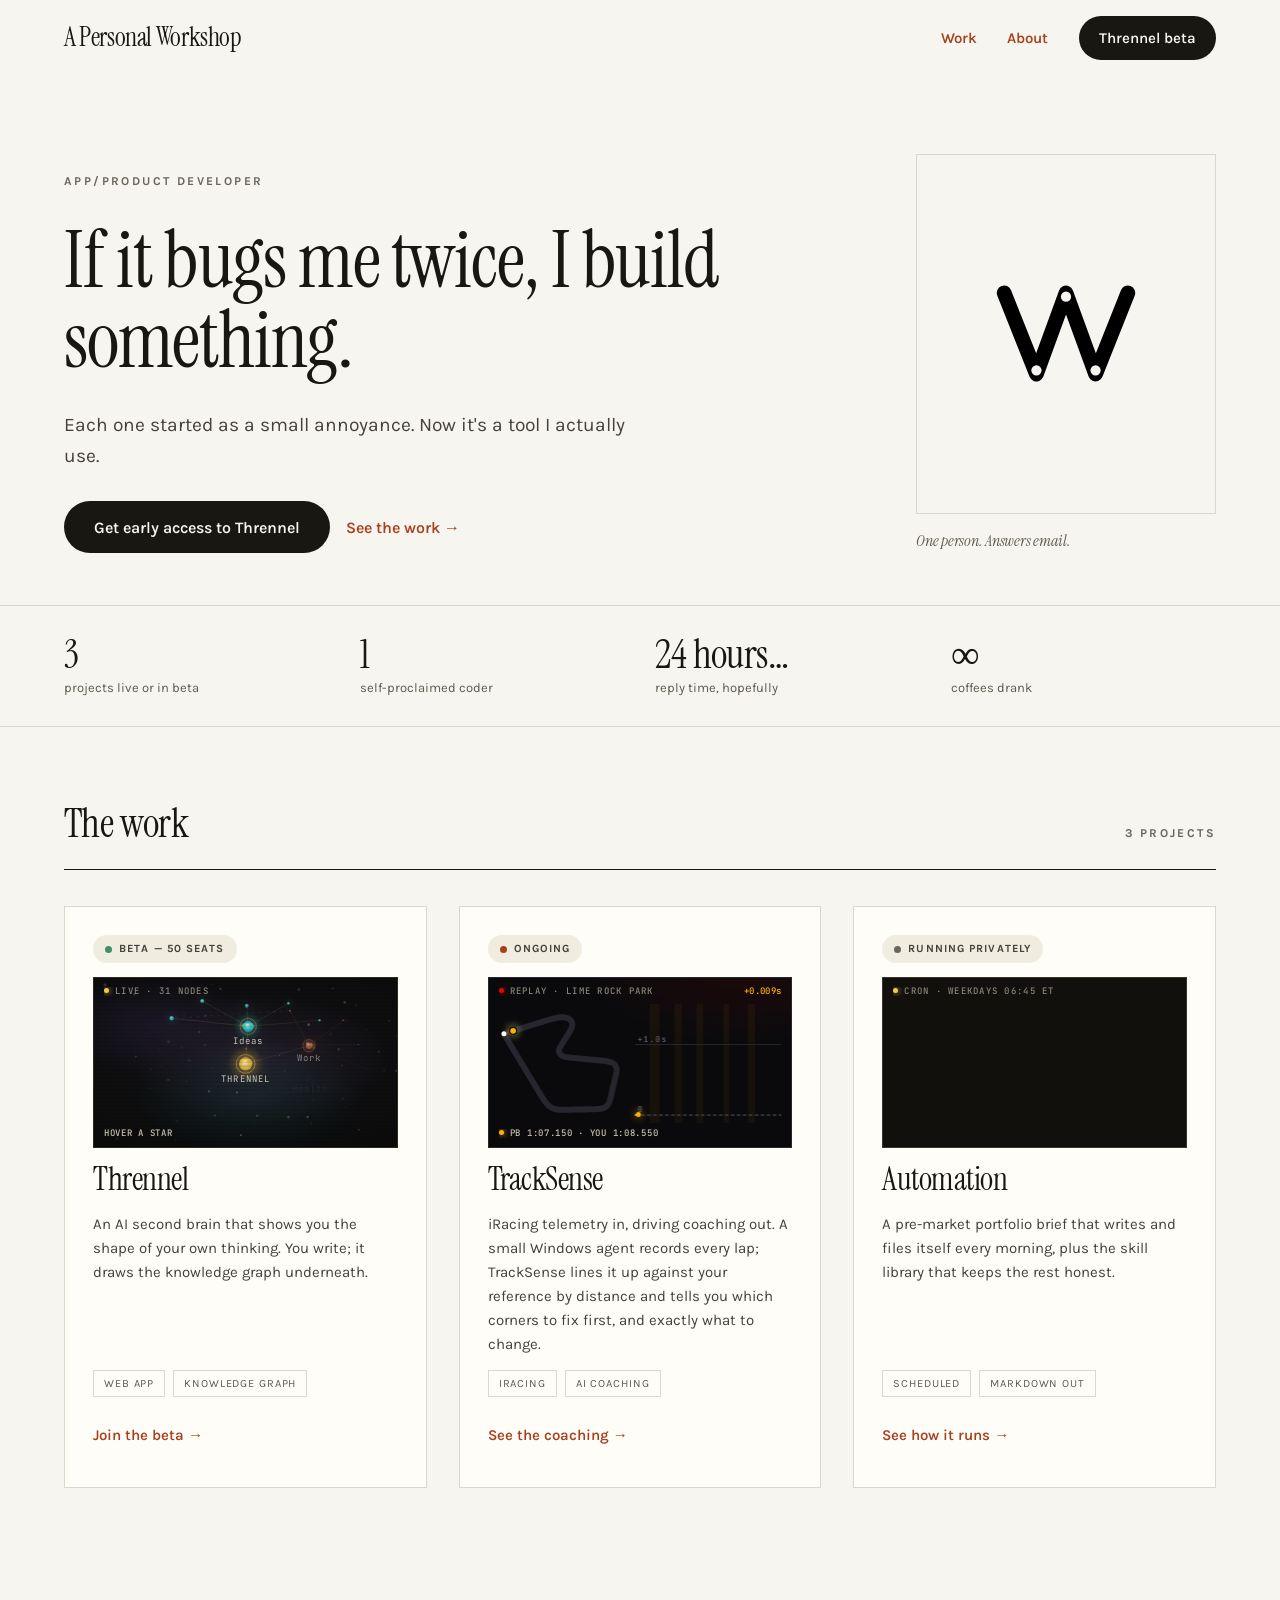
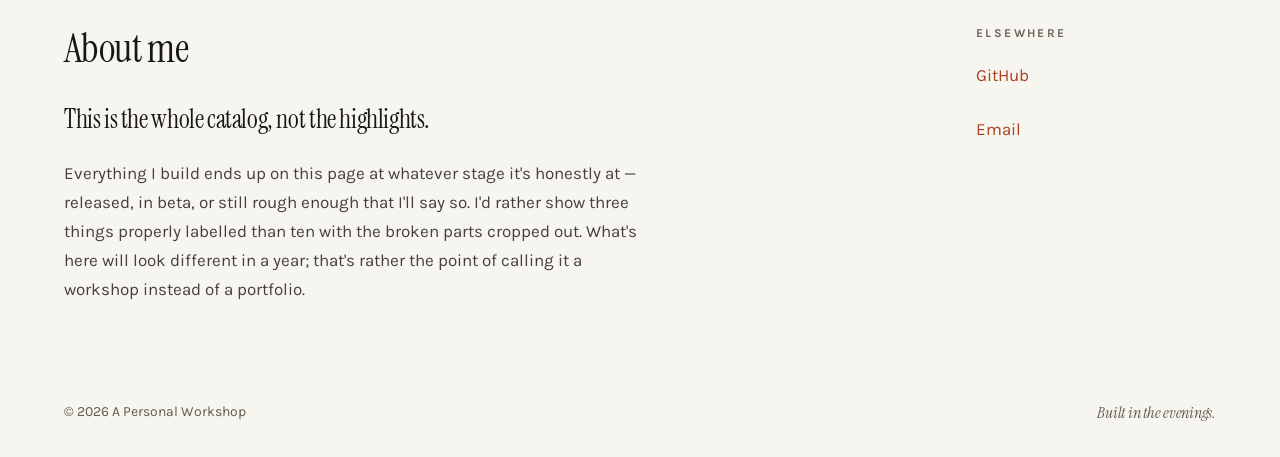
<file: index.html>
<!doctype html>
<html lang="en">
<head>
<meta charset="utf-8">
<meta name="viewport" content="width=device-width, initial-scale=1">
<title>A Personal Workshop — projects</title>
<meta name="description" content="A workshop, not a portfolio: everything I build, at whatever stage it's honestly at. Thrennel, TrackSense, and the automation that writes my morning brief.">
<meta name="theme-color" content="#f7f5ef">

<!-- Link previews need absolute URLs, so these three carry the domain. -->
<link rel="canonical" href="https://bugsmetwice.com/">
<meta property="og:type" content="website">
<meta property="og:site_name" content="A Personal Workshop">
<meta property="og:title" content="A Personal Workshop">
<meta property="og:description" content="Everything I build, at whatever stage it's honestly at. Thrennel, TrackSense, and the automation that writes my morning brief.">
<meta property="og:url" content="https://bugsmetwice.com/">
<meta property="og:image" content="https://bugsmetwice.com/og-image.png">
<meta property="og:image:width" content="1200">
<meta property="og:image:height" content="630">
<meta property="og:image:alt" content="A Personal Workshop — If it bugs me twice, I build something.">
<meta name="twitter:card" content="summary_large_image">

<link rel="icon" href="./mark-rule_2.svg" type="image/svg+xml">
<link rel="apple-touch-icon" href="./icon-180.png">

<link rel="preconnect" href="https://fonts.googleapis.com">
<link rel="preconnect" href="https://fonts.gstatic.com" crossorigin>
<link href="https://fonts.googleapis.com/css2?family=Instrument+Serif:ital@0;1&family=Karla:wght@400;500;600;700&family=JetBrains+Mono:wght@400;500&display=swap" rel="stylesheet">

<style>
/* ============================================================
   TOKENS
   ============================================================ */
:root {
  --ground:      #f7f5ef;
  --ground-card: #fffdf8;
  --ground-sink: #efece2;
  --ink:         #191712;
  --ink-body:    #45413a;
  --ink-muted:   #5f5a4e;
  --ink-faint:   #6b665b;   /* 5:1 on --ground; do not lighten */
  --rule:        #ddd7ca;
  --accent:      #a8401d;
  --accent-lift: #e0743f;   /* accent for use ON dark only */
  --on-dark:     #f7f5ef;
  --on-dark-dim: #c9c3b5;
  --dark-rule:   #4a453a;
  --dark-sink:   #221f18;

  --gutter: clamp(20px, 5vw, 72px);
  --section-y: clamp(40px, 5vw, 72px);

  --ease: cubic-bezier(0.22, 0.61, 0.36, 1);
  --reveal-dur: 720ms;
}

/* ============================================================
   BASE
   ============================================================ */
*, *::before, *::after { box-sizing: border-box; }

html { scroll-behavior: smooth; }

body {
  margin: 0;
  background: var(--ground);
  color: var(--ink);
  font-family: "Karla", "Helvetica Neue", Helvetica, sans-serif;
  font-size: 16px;
  line-height: 1.6;
  -webkit-font-smoothing: antialiased;
  text-rendering: optimizeLegibility;
}

h1, h2, h3, .serif {
  font-family: "Instrument Serif", Georgia, "Times New Roman", serif;
  font-weight: 400;
  letter-spacing: -0.015em;
}

a { color: var(--accent); text-decoration: none; }
a:hover { color: #7d2f14; }

:focus-visible {
  outline: 2px solid var(--accent);
  outline-offset: 3px;
}

button { font: inherit; cursor: pointer; }

.skip {
  position: absolute; left: -9999px; top: 0;
  background: var(--ink); color: var(--on-dark);
  padding: 12px 18px; z-index: 100;
}
.skip:focus { left: 8px; top: 8px; color: var(--on-dark); }

.kicker {
  font-size: 12px;
  letter-spacing: 0.2em;
  font-weight: 700;
  color: var(--ink-faint);
  text-transform: uppercase;
}

.pad { padding-inline: var(--gutter); }

/* ============================================================
   SCROLL REVEAL
   Sections fade + rise once, staggered by child index.
   ============================================================ */
.reveal > * {
  opacity: 0;
  transform: translateY(22px);
  transition:
    opacity var(--reveal-dur) var(--ease),
    transform var(--reveal-dur) var(--ease);
  transition-delay: calc(var(--i, 0) * 90ms);
}
.reveal.in > * { opacity: 1; transform: none; }

@media (prefers-reduced-motion: reduce) {
  html { scroll-behavior: auto; }
  .reveal > * { opacity: 1; transform: none; transition: none; }
  .bar { transition: none !important; }
}

/* ============================================================
   HEADER
   ============================================================ */
.site-header {
  position: sticky; top: 0; z-index: 20;
  display: flex; flex-wrap: wrap; gap: 24px;
  align-items: center; justify-content: space-between;
  padding: 16px var(--gutter);
  background: color-mix(in srgb, var(--ground) 86%, transparent);
  backdrop-filter: blur(10px);
  border-bottom: 1px solid transparent;
  transition: border-color 260ms var(--ease), padding 260ms var(--ease);
}
.site-header.stuck {
  border-bottom-color: var(--rule);
  padding-block: 10px;
}
.wordmark { font-size: clamp(20px, 2.4vw, 26px); color: var(--ink); }
.site-nav { display: flex; align-items: center; gap: clamp(14px, 2.4vw, 32px); }
.site-nav a {
  font-size: 15px; font-weight: 600;
  min-height: 44px; display: inline-flex; align-items: center;
}
.btn {
  display: inline-flex; align-items: center; justify-content: center;
  min-height: 52px; padding: 0 30px;
  background: var(--ink); color: var(--on-dark);
  font-size: 16px; font-weight: 600;
  border: 0; border-radius: 999px;
  transition: transform 200ms var(--ease), background 200ms var(--ease);
}
.btn:hover { color: var(--on-dark); transform: translateY(-2px); }
.btn--sm { min-height: 44px; padding: 0 20px; font-size: 15px; }
.btn--accent { background: var(--accent-lift); color: var(--ink); }
.btn--accent:hover { color: var(--ink); }

/* ============================================================
   HERO
   ============================================================ */
.hero {
  display: flex; flex-wrap: wrap; align-items: flex-end;
  gap: clamp(32px, 5vw, 72px);
  padding: clamp(40px, 6vw, 88px) var(--gutter) clamp(32px, 4vw, 56px);
  border-bottom: 1px solid var(--rule);
}
.hero__text { flex: 1 1 440px; display: flex; flex-direction: column; gap: clamp(20px, 2.4vw, 30px); }
.hero h1 { margin: 0; font-size: clamp(38px, 6.2vw, 82px); line-height: 1.0; text-wrap: pretty; }
.hero__lede { margin: 0; font-size: clamp(17px, 1.5vw, 20px); color: var(--ink-body); max-width: 52ch; }
.hero__cta { display: flex; flex-wrap: wrap; gap: 16px; align-items: center; }
.hero__aside { flex: 0 1 300px; min-width: 240px; display: flex; flex-direction: column; gap: 14px; }

.frame {
  border: 1px solid var(--rule);
  background: var(--ground-sink);
  display: grid; place-items: center;
  font-size: 11px; letter-spacing: 0.1em;
  color: var(--ink-faint);
  overflow: hidden;
}
.frame img { width: 100%; height: 100%; object-fit: cover; display: block; }
.frame--portrait { aspect-ratio: 5 / 6; }
/* the mark sits on the page ground so its punched rivet holes (#f7f5ef) read as holes */
.frame--logo { background: var(--ground); }
.frame--logo img { width: 58%; height: auto; object-fit: contain; }
.frame--shot { aspect-ratio: 16 / 9; }

/* Thrennel card: a live port of the app's constellation, on the app's own near-black */
.frame--graph {
  position: relative;
  display: block;
  background: radial-gradient(120% 95% at 50% 46%, #141416, #0a0a0b 72%);
  border-color: #2b2821;
}
.frame--graph canvas { position: absolute; inset: 0; width: 100%; height: 100%; display: block; }
.frame--graph::after {
  content: ""; position: absolute; inset: 0; pointer-events: none;
  background: repeating-linear-gradient(0deg, rgba(0, 0, 0, 0.12) 0 1px, transparent 2px 4px);
}
.graph-hud {
  position: absolute; left: 10px; right: 10px; z-index: 1;
  font: 500 9px/1 "JetBrains Mono", Consolas, monospace;
  letter-spacing: 0.14em; color: #8a8578;
  white-space: nowrap; overflow: hidden; text-overflow: ellipsis;
  pointer-events: none;
}
.graph-hud--top { top: 9px; }
.graph-hud--foot { bottom: 9px; color: #c9c2b0; letter-spacing: 0.08em; }
.graph-hud i {
  display: inline-block; width: 5px; height: 5px; margin-right: 6px;
  border-radius: 50%; vertical-align: 1px;
  background: #f5c84b; box-shadow: 0 0 6px currentColor;
}
.graph-hud--top i { color: #f5c84b; animation: tgBlink 1.6s ease-in-out infinite; }
@keyframes tgBlink { 0%, 100% { opacity: 0.25; } 50% { opacity: 1; } }
@media (prefers-reduced-motion: reduce) { .graph-hud--top i { animation: none; } }
.graph-hud--right { left: auto; color: #ffb300; letter-spacing: 0.04em; }

/* Lap-time card: TrackSense's carbon panel, race red glow, no scanlines */
.frame--lap {
  background: radial-gradient(90% 80% at 85% -10%, rgba(225, 6, 0, 0.1), transparent 60%), #0a0a0c;
  border-color: #26262f;
}
.frame--lap::after { display: none; }
.frame--lap .graph-hud--top i { background: #e10600; color: #e10600; }

/* ============================================================
   PROOF ROW
   ============================================================ */
.proof {
  display: grid;
  grid-template-columns: repeat(auto-fit, minmax(180px, 1fr));
  gap: clamp(16px, 2.4vw, 32px);
  padding: clamp(20px, 2.4vw, 28px) var(--gutter);
  border-bottom: 1px solid var(--rule);
}
.proof__item { display: flex; flex-direction: column; gap: 4px; }
.proof__n { font-size: clamp(30px, 3.4vw, 40px); line-height: 1; }
.proof__l { font-size: 13px; color: var(--ink-muted); }

/* ============================================================
   WORK
   ============================================================ */
.section { padding: var(--section-y) var(--gutter); }
.section__head {
  display: flex; flex-wrap: wrap; gap: 24px;
  align-items: baseline; justify-content: space-between;
  padding-bottom: 14px; border-bottom: 1px solid var(--ink);
  margin-bottom: clamp(24px, 3vw, 36px);
}
.section__head h2 { margin: 0; font-size: clamp(28px, 3.4vw, 40px); }

.cards {
  display: grid;
  grid-template-columns: repeat(auto-fit, minmax(290px, 1fr));
  gap: clamp(20px, 2.6vw, 32px);
}
.card {
  display: flex; flex-direction: column; gap: 14px;
  padding: clamp(20px, 2.2vw, 28px);
  background: var(--ground-card);
  border: 1px solid var(--rule);
  transition: transform 300ms var(--ease), box-shadow 300ms var(--ease);
}
.card:hover { transform: translateY(-4px); box-shadow: 0 14px 34px -22px rgba(25, 23, 18, 0.45); }
.card h3 { margin: 0; font-size: clamp(26px, 2.6vw, 32px); line-height: 1.1; }
.card__blurb { margin: 0; font-size: 15px; color: var(--ink-body); flex-grow: 1; }

.badge {
  display: inline-flex; align-items: center; gap: 7px;
  align-self: flex-start;
  padding: 5px 12px; border-radius: 999px;
  background: #f0ece0;
  font-size: 11px; letter-spacing: 0.1em; font-weight: 700;
  color: var(--ink-body); text-transform: uppercase;
}
.badge__dot { width: 7px; height: 7px; border-radius: 999px; }

.tags { display: flex; flex-wrap: wrap; gap: 8px; }
.tag {
  padding: 4px 10px; border: 1px solid var(--rule);
  font-size: 11px; letter-spacing: 0.08em;
  color: var(--ink-muted); text-transform: uppercase;
}
.card__cta { display: inline-flex; align-items: center; min-height: 48px; font-size: 15px; font-weight: 600; }

/* ============================================================
   LAP CHART (dark band)
   ============================================================ */
.band { background: var(--ink); color: var(--on-dark); padding: var(--section-y) var(--gutter); }
.band h2 { margin: 0; font-size: clamp(28px, 3.4vw, 42px); }
.band__head { display: flex; flex-wrap: wrap; gap: 20px; align-items: baseline; justify-content: space-between; }
.band__note { margin: 0; font-size: clamp(16px, 1.4vw, 18px); color: var(--on-dark-dim); max-width: 62ch; }
.stamp {
  padding: 5px 12px; border: 1px solid var(--dark-rule);
  font-size: 11px; letter-spacing: 0.14em; font-weight: 700;
  color: var(--on-dark-dim); text-transform: uppercase;
}

.chart-wrap { display: flex; flex-wrap: wrap; gap: clamp(20px, 3vw, 44px); margin-top: clamp(20px, 2.6vw, 30px); }
.chart { flex: 1 1 400px; display: flex; flex-direction: column; gap: 12px; }
.chart__plot {
  display: flex; align-items: flex-end; gap: clamp(4px, 1vw, 14px);
  height: 200px; padding-bottom: 2px;
  border-bottom: 1px solid var(--dark-rule);
}
.corner {
  flex: 1 1 0; min-width: 0; height: 100%; padding: 0;
  background: none; border: 0;
  display: flex; flex-direction: column; justify-content: flex-end;
}
.bar {
  width: 100%;
  background: var(--dark-rule);
  transition: height 520ms var(--ease), background 200ms var(--ease);
}
.corner:hover .bar { background: #6d6757; }
.corner[aria-pressed="true"] .bar { background: var(--accent-lift); }
.chart__labels { display: flex; gap: clamp(4px, 1vw, 14px); }
.chart__labels span {
  flex: 1 1 0; min-width: 0; text-align: center;
  font-size: 12px; font-weight: 600; color: #a8a294;
  transition: color 200ms var(--ease);
}
.chart__labels span.on { color: var(--accent-lift); }

.readout {
  flex: 1 1 280px;
  padding: clamp(20px, 2.2vw, 28px);
  background: var(--dark-sink); border: 1px solid var(--dark-rule);
  display: flex; flex-direction: column; gap: 14px;
}
.readout__k { font-size: 11px; letter-spacing: 0.16em; font-weight: 700; color: var(--on-dark-dim); text-transform: uppercase; }
.readout__v { font-size: clamp(44px, 5vw, 64px); line-height: 1; color: var(--accent-lift); }
.readout__note { margin: 0; font-size: 15px; color: #ded8c9; min-height: 3.3em; }
.readout__meta {
  display: flex; flex-direction: column; gap: 6px;
  padding-top: 6px; border-top: 1px solid var(--dark-rule);
  font-size: 13px; color: #a8a294;
}

/* ============================================================
   ABOUT / FOOTER
   ============================================================ */

.about { display: flex; flex-wrap: wrap; gap: clamp(28px, 4vw, 72px); align-items: flex-start; }
.about__main { flex: 1 1 440px; display: flex; flex-direction: column; gap: 20px; }
.about__main h2 { margin: 0; font-size: clamp(28px, 3.4vw, 40px); }
.about__pull { margin: 0; font-size: clamp(21px, 2.2vw, 26px); line-height: 1.5; }
.about__body { margin: 0; font-size: clamp(16px, 1.4vw, 17px); line-height: 1.7; color: var(--ink-body); max-width: 58ch; }
.about__links { flex: 0 1 240px; min-width: 200px; display: flex; flex-direction: column; gap: 10px; padding-top: 8px; }
.about__links a { font-size: 17px; min-height: 44px; display: inline-flex; align-items: center; }

/* ============================================================
   APP WINDOWS
   Each app's detail panel is a <dialog class="appwin"> that opens
   over the page instead of stacking under it.
   ============================================================ */
html:has(dialog.appwin[open]) { overflow: hidden; }
dialog.appwin {
  width: min(1200px, calc(100vw - 32px));
  max-width: none;
  max-height: calc(100dvh - 32px);
  margin: auto; padding: 0;
  border: 1px solid var(--dark-rule); border-radius: 14px;
  background: var(--ink); color: var(--on-dark);
  overflow: auto; overscroll-behavior: contain;
  box-shadow: 0 30px 80px -24px rgba(0, 0, 0, 0.6);
  opacity: 0;
  transform: translateY(28px) scale(0.97);
  transition: opacity 260ms var(--ease), transform 260ms var(--ease);
}
dialog.appwin.is-open { opacity: 1; transform: none; }
dialog.appwin:focus, dialog.appwin:focus-visible { outline: none; }   /* the window itself, not its controls */
dialog.appwin::backdrop {
  background: rgba(25, 23, 18, 0);
  backdrop-filter: blur(0);
  transition: background 260ms var(--ease), backdrop-filter 260ms var(--ease);
}
dialog.appwin.is-open::backdrop { background: rgba(25, 23, 18, 0.55); backdrop-filter: blur(4px); }
dialog.appwin .band { padding-top: clamp(24px, 3vw, 40px); }
.appwin__bar {
  position: sticky; top: 0; z-index: 2;
  display: flex; align-items: center; justify-content: space-between; gap: 12px;
  padding: 10px 12px 10px var(--gutter);
  background: color-mix(in srgb, var(--ink) 90%, transparent);
  backdrop-filter: blur(8px);
  border-bottom: 1px solid var(--dark-rule);
}
.appwin__title { font-size: 11px; letter-spacing: 0.2em; font-weight: 700; text-transform: uppercase; color: var(--on-dark-dim); }
.appwin__close {
  width: 40px; height: 40px; flex: none;
  display: grid; place-items: center;
  border: 1px solid var(--dark-rule); border-radius: 50%;
  background: transparent; color: var(--on-dark);
  font-size: 22px; line-height: 1;
}
.appwin__close:hover { background: var(--dark-sink); }
@media (prefers-reduced-motion: reduce) {
  dialog.appwin, dialog.appwin::backdrop { transition: none; }
}
@media (max-width: 640px) {
  dialog.appwin { width: calc(100vw - 16px); max-height: calc(100dvh - 16px); border-radius: 10px; }
}

/* Automation: a run log in plain monospace, and the document it files */
.frame--run { background: #12100c; border-color: #3a3428; display: block; position: relative; }
.rl__log {
  position: absolute; inset: 0;
  padding: 26px 12px 24px;
  overflow: hidden;
  font: 400 10px/1.65 "JetBrains Mono", Consolas, monospace;
  color: #b9b3a5;
  display: flex; flex-direction: column; justify-content: flex-end;
}
.rl__line { white-space: nowrap; overflow: hidden; text-overflow: ellipsis; animation: rlIn 260ms var(--ease) both; }
.rl__t { color: #6b665b; margin-right: 8px; }
.rl__line.is-run { color: #e0d7c2; }
.rl__line.is-ok { color: #52e0a8; }
@keyframes rlIn { from { opacity: 0; transform: translateY(6px); } to { opacity: 1; transform: none; } }
@media (prefers-reduced-motion: reduce) { .rl__line { animation: none; } }
.rl__chip {
  position: absolute; left: 10px; bottom: 8px; z-index: 1;
  font: 500 9px/1 "JetBrains Mono", Consolas, monospace; letter-spacing: 0.1em;
  color: #52e0a8;
}
.rl__chip[hidden] { display: none; }

.ts-stage { margin-top: clamp(20px, 2.6vw, 30px); }
.ts-stage .frame--lap { aspect-ratio: 23 / 9; }
@media (max-width: 700px) { .ts-stage .frame--lap { aspect-ratio: 16 / 10; } }

.automation-wrap { display: flex; flex-wrap: wrap; gap: clamp(20px, 3vw, 44px); margin-top: clamp(20px, 2.6vw, 30px); }
.automation-wrap .frame--run { flex: 1 1 380px; aspect-ratio: auto; min-height: 300px; }
.rl__doc { flex: 1 1 340px; display: flex; flex-direction: column; gap: 2px; }
.rl__sec {
  display: grid; grid-template-columns: 22px 1fr; gap: 2px 10px;
  padding: 10px 12px; text-align: left;
  background: transparent; border: 1px solid transparent; border-radius: 6px;
  color: var(--on-dark-dim);
  transition: background 200ms var(--ease), border-color 200ms var(--ease), color 200ms var(--ease);
}
.rl__sec:hover { border-color: var(--dark-rule); }
.rl__sec.done { color: #8f8a7d; }
.rl__sec.on { background: var(--dark-sink); border-color: var(--dark-rule); color: var(--on-dark); }
.rl__num { font: 500 10px/1.7 "JetBrains Mono", Consolas, monospace; color: var(--accent-lift); }
.rl__name { font-size: 15px; font-weight: 600; }
.rl__line-text { grid-column: 2; font-size: 13px; color: #a8a294; display: none; }
.rl__sec.on .rl__line-text { display: block; }

/* Thrennel window: live constellation beside the waitlist panel */
.thrennel-stage { flex: 1 1 420px; }
.thrennel-stage .frame--graph { aspect-ratio: 16 / 10; }
.waitlist form { display: flex; flex-direction: column; gap: 10px; }
.waitlist form[hidden] { display: none; }
.waitlist label { font-size: 12px; letter-spacing: 0.14em; color: var(--on-dark-dim); text-transform: uppercase; }
.waitlist__row { display: flex; flex-wrap: wrap; gap: 10px; }
.waitlist input {
  flex: 1 1 200px; min-height: 52px; padding: 0 18px;
  background: var(--ground); color: var(--ink);
  border: 0; border-radius: 999px;
  font: inherit; font-size: 15px;
}
.waitlist .hp { position: absolute; left: -9999px; width: 1px; height: 1px; }   /* honeypot: bots fill it, people never see it */
.waitlist__msg { margin: 0; font-size: 14px; color: var(--accent-lift); min-height: 1.4em; }
.waitlist__done { display: flex; flex-direction: column; gap: 10px; }
.waitlist__done[hidden] { display: none; }
.waitlist__done .serif { font-size: clamp(30px, 3vw, 38px); line-height: 1.05; color: var(--accent-lift); }
.waitlist a { color: var(--accent-lift); }
.waitlist a:hover { color: var(--on-dark); }

.site-footer {
  display: flex; flex-wrap: wrap; gap: 20px;
  align-items: center; justify-content: space-between;
  padding: clamp(24px, 2.6vw, 32px) var(--gutter);
  font-size: 14px; color: var(--ink-muted);
}

/* Narrow-viewport trims that clamp() can't express */
@media (max-width: 640px) {
  .site-nav { gap: 14px; }
  .site-nav a:not(.btn) { font-size: 14px; }
  .chart__plot { height: 150px; }
  .chart__labels span { font-size: 11px; }
}
@media (max-width: 420px) {
  .site-nav .btn--sm { padding: 0 14px; }
}
</style>
</head>
<body>

<a class="skip" href="#work">Skip to the work</a>

<header class="site-header" id="siteHeader">
  <a class="wordmark serif" href="#top">A Personal Workshop</a>
  <nav class="site-nav" aria-label="Primary">
    <a href="#work">Work</a>
    <a href="#about">About</a>
    <a class="btn btn--sm" href="#thrennel">Thrennel beta</a>
  </nav>
</header>

<main id="top">

  <!-- ===== HERO ===== -->
  <section class="hero reveal">
    <div class="hero__text">
      <span class="kicker">App/Product Developer</span>
      <h1>If it bugs me twice, I build something.</h1>
      <p class="hero__lede">Each one started as a small annoyance. Now it's a tool I actually use.</p>
      <div class="hero__cta">
        <a class="btn" href="#thrennel">Get early access to Thrennel</a>
        <a href="#work" style="font-weight:600;">See the work →</a>
      </div>
    </div>
    <div class="hero__aside">
      <div class="frame frame--portrait frame--logo"><img src="./mark-rule_2.svg" alt="A Personal Workshop logo: a folding rule bent into a W"></div>
      <p class="serif" style="margin:0; font-style:italic; font-size:16px; color:var(--ink-muted);">One person. Answers email.</p>
    </div>
  </section>

  <!-- ===== PROOF ROW  (first figure is derived from PROJECTS.length) ===== -->
  <section class="proof reveal" id="proof" aria-label="At a glance"></section>

  <!-- ===== WORK ===== -->
  <section class="section reveal" id="work">
    <div class="section__head">
      <h2>The work</h2>
      <span class="kicker" id="projectCount"></span>
    </div>
    <div class="cards" id="cards"></div>
    <noscript>
      <div class="cards">
        <article class="card">
          <h3>Thrennel</h3>
          <p class="card__blurb">An AI second brain that shows you the shape of your own thinking. You write; it draws the knowledge graph underneath. Invite-only, fifty seats.</p>
          <a class="card__cta" href="https://thrennel.com/request">Request access →</a>
        </article>
        <article class="card">
          <h3>TrackSense</h3>
          <p class="card__blurb">iRacing telemetry in, driving coaching out. A small Windows agent records every lap; TrackSense lines it up against your reference by distance and tells you which corners to fix first.</p>
        </article>
        <article class="card">
          <h3>Automation</h3>
          <p class="card__blurb">A pre-market portfolio brief that writes and files itself every morning, plus the skill library that keeps the rest honest.</p>
        </article>
      </div>
      <p class="band__note" style="color:var(--ink-body); margin-top:20px;">The live demos on this page — the knowledge graph, the lap replay and the run log — need JavaScript.</p>
    </noscript>
  </section>

  <!-- ===== AUTOMATION WINDOW (sample run; no real holdings) ===== -->
  <dialog class="appwin" id="automation" aria-labelledby="automationTitle">
    <div class="appwin__bar">
      <span class="appwin__title">Automation</span>
      <button class="appwin__close" type="button" aria-label="Close Automation">×</button>
    </div>
  <section class="band">
    <div class="band__head">
      <h2 id="automationTitle">It files itself before the open.</h2>
      <span class="stamp">Sample run · fictional numbers</span>
    </div>
    <p class="band__note">Every weekday at 06:45 ET a scheduled agent reads my position list, goes and finds the live numbers, and writes the same six sections in the same order — then saves it as dated markdown I can read on my phone before the open. A second skill audits the 26-skill library that produces it. Tap a section to see what goes in it.</p>
    <div class="automation-wrap">
      <div class="frame frame--run" id="runStage">
        <span class="graph-hud graph-hud--top" aria-hidden="true"><i></i>CRON · WEEKDAYS 06:45 ET</span>
        <div class="rl__log"></div>
        <span class="rl__chip" hidden>● FILED · OneDrive\Daily Briefs\2026-09-18_brief.md</span>
      </div>
      <div class="rl__doc" id="runDoc" aria-label="Sections of the brief"></div>
    </div>
  </section>
  </dialog>

  <!-- ===== THRENNEL WINDOW (invite-only waitlist; posts to thrennel.com's own endpoint) ===== -->
  <dialog class="appwin" id="thrennel" aria-labelledby="thrennelTitle">
    <div class="appwin__bar">
      <span class="appwin__title">Thrennel</span>
      <button class="appwin__close" type="button" aria-label="Close Thrennel">×</button>
    </div>
  <section class="band">
    <div class="band__head">
      <h2 id="thrennelTitle">Thrennel opens to fifty people.</h2>
      <span class="stamp">Invite-only · 50 seats</span>
    </div>
    <p class="band__note">Your second brain, drawn as a map. Type or speak a thought; Thrennel files it under a topic, links it to what you've said before, and draws the constellation underneath. Leave your email and you'll get a sign-up link when a spot opens.</p>
    <div class="chart-wrap">
      <div class="thrennel-stage" id="thrennelStage"></div>
      <aside class="readout waitlist" aria-labelledby="waitlistTitle">
        <span class="readout__k" id="waitlistTitle">Request access</span>
        <form id="betaForm" novalidate>
          <label for="email">Email address</label>
          <div class="waitlist__row">
            <input id="email" name="email" type="email" placeholder="you@domain.com" autocomplete="email"
                   autocapitalize="none" spellcheck="false" maxlength="254" required>
            <button class="btn btn--accent" type="submit">Join</button>
          </div>
          <input class="hp" id="website" name="website" type="text" tabindex="-1" autocomplete="off" aria-hidden="true">
          <p class="waitlist__msg" id="formMsg" role="status"></p>
        </form>
        <div class="waitlist__done" id="betaDone" hidden>
          <span class="serif">You're on the list.</span>
          <p class="readout__note">Request received. If a spot opens, your sign-up link will arrive at the email you left. Nothing else to do here.</p>
        </div>
        <div class="readout__meta">
          <a href="https://thrennel.com/">Visit thrennel.com →</a>
          <span>Already invited? <a href="https://thrennel.com/login">Sign in</a></span>
        </div>
      </aside>
    </div>
  </section>
  </dialog>

  <!-- ===== TRACKSENSE WINDOW (demo session, the app's own output) ===== -->
  <dialog class="appwin" id="tracksense" aria-labelledby="tracksenseTitle">
    <div class="appwin__bar">
      <span class="appwin__title">TrackSense</span>
      <button class="appwin__close" type="button" aria-label="Close TrackSense">×</button>
    </div>
  <section class="band">
    <div class="band__head">
      <h2 id="tracksenseTitle">What TrackSense tells you</h2>
      <span class="stamp" id="lapStamp"></span>
    </div>
    <p class="band__note"><span id="lapSummary"></span> Hover the replay to scrub it; tap a corner below for the coaching.</p>
    <div class="ts-stage" id="tsStage"></div>
    <div class="chart-wrap">
      <div class="chart">
        <div class="chart__plot" id="plot" role="group" aria-label="Time lost per corner"></div>
        <div class="chart__labels" id="plotLabels"></div>
      </div>
      <aside class="readout" aria-live="polite">
        <span class="readout__k" id="roName"></span>
        <span class="readout__v serif" id="roDelta"></span>
        <p class="readout__note" id="roNote"></p>
        <div class="readout__meta">
          <span id="roLap"></span>
          <span id="roTotal"></span>
        </div>
      </aside>
    </div>
  </section>
  </dialog>

  <!-- ===== ABOUT ===== -->
  <section class="section about reveal" id="about">
    <div class="about__main">
      <h2>About me</h2>
      <p class="about__pull serif">This is the whole catalog, not the highlights.</p>
      <p class="about__body">Everything I build ends up on this page at whatever stage it's honestly at — released, in beta, or still rough enough that I'll say so. I'd rather show three things properly labelled than ten with the broken parts cropped out. What's here will look different in a year; that's rather the point of calling it a workshop instead of a portfolio.</p>
    </div>
    <div class="about__links">
      <span class="kicker">Elsewhere</span>
      <a href="https://github.com/tgrubb3/">GitHub</a>
      <a href="mailto:tylergrubb33@gmail.com">Email</a>
    </div>
  </section>

</main>

<footer class="site-footer">
  <span>© 2026 A Personal Workshop</span>
  <span class="serif" style="font-style:italic; font-size:16px;">Built in the evenings.</span>
</footer>

<script>
/* ============================================================
   CONTENT — everything you'd want to edit lives in this block.
   Add a project by appending an object. The grid, the count in
   the section head and the proof-row figure all follow it.
   ============================================================ */

const PROJECTS = [
  {
    name: 'Thrennel',
    status: 'Beta — 50 seats',
    dot: '#3f8f6b',
    blurb: 'An AI second brain that shows you the shape of your own thinking. You write; it draws the knowledge graph underneath.',
    tags: ['Web app', 'Knowledge graph'],
    shot: { graph: true, alt: 'Thrennel knowledge graph: thoughts orbiting topic clusters around a central core' },
    cta:  'Join the beta',
    href: '#thrennel'
  },
  {
    name: 'TrackSense',
    status: 'Ongoing',
    dot: '#a8401d',
    blurb: 'iRacing telemetry in, driving coaching out. A small Windows agent records every lap; TrackSense lines it up against your reference by distance and tells you which corners to fix first, and exactly what to change.',
    tags: ['iRacing', 'AI coaching'],
    shot: { lap: true, alt: 'TrackSense lap replay at Lime Rock Park: your lap chasing the reference, with time lost building corner by corner' },
    cta:  'See the coaching',
    href: '#tracksense'
  },
  {
    name: 'Automation',
    status: 'Running privately',
    dot: '#6b665b',
    blurb: 'A pre-market portfolio brief that writes and files itself every morning, plus the skill library that keeps the rest honest.',
    tags: ['Scheduled', 'Markdown out'],
    shot: { runlog: true, alt: 'A run log of the scheduled morning brief writing and filing itself' },
    cta:  'See how it runs',
    href: '#automation'
  }
];

/* The Thrennel card's constellation. Fictional demo notes, never real
   journal data. Each cluster becomes a topic star; each note a leaf.
   `related` pairs draw the dashed cross-links (match note text exactly). */
const THRENNEL_GRAPH = {
  clusters: [
    { name: 'Ideas',         color: '#34D3D9', notes: ['Receipt auto-filer', 'Lap-delta overlay', 'Voice memo to tasks', 'Weekly review prompt', 'Garage parts tracker'] },
    { name: 'Work',          color: '#FF7A59', notes: ['Automate the recon', 'Q4 planning notes', 'Template the deck', 'Clean up shared drive'] },
    { name: 'Health',        color: '#52E0A8', notes: ['Zone 2 twice a week', 'Sleep before midnight', 'Stretch after sim', 'Meal prep Sundays'] },
    { name: 'Learning',      color: '#9B6DFF', notes: ['Trail braking basics', 'Force layouts', 'Read: Deep Work', 'Spaced repetition'] },
    { name: 'Creativity',    color: '#B57EE0', notes: ['Channel intro cut', 'Thumbnail style', 'Motion test in Remotion', 'Track map sketch'] },
    { name: 'Relationships', color: '#F06AA8', notes: ['Plan the summer trip', 'Birthday gift list', 'Dinner with friends'] }
  ],
  related: [
    ['Lap-delta overlay', 'Trail braking basics'],
    ['Lap-delta overlay', 'Track map sketch'],
    ['Force layouts', 'Motion test in Remotion'],
    ['Automate the recon', 'Receipt auto-filer'],
    ['Stretch after sim', 'Zone 2 twice a week']
  ]
};

/* The Automation card and window. The mechanics are real: a scheduled agent
   runs before the open, reads a positions file, searches for live numbers,
   writes these six sections in this order and files dated markdown, and a
   second skill audits the library. The numbers in the log and the section
   lines are a sample — no real holdings appear on this page. */
const AUTOMATION = {
  file: '2026-09-18_brief.md',
  folder: 'OneDrive\\Daily Briefs',
  steps: [
    { t: '06:45:00', text: 'scheduler → daily-portfolio-brief', kind: 'run', wait: 900 },
    { t: '06:45:02', text: 'read references/positions.md', wait: 700 },
    { t: '06:45:03', text: 'session check · US equities open today', wait: 900 },
    { t: '06:45:12', text: 'search · futures, overnight tape, crypto', wait: 1000 },
    { t: '06:45:26', text: 'write §1 executive summary', section: 0, wait: 800 },
    { t: '06:45:33', text: 'write §2 overnight & pre-market', section: 1, wait: 800 },
    { t: '06:45:47', text: 'write §3 position-by-position', section: 2, wait: 950 },
    { t: '06:46:04', text: 'write §4 macro & calendar', section: 3, wait: 800 },
    { t: '06:46:12', text: 'write §5 risk flags', section: 4, wait: 800 },
    { t: '06:46:20', text: 'write §6 sources · 9 urls', section: 5, wait: 950 },
    { t: '06:46:31', text: 'saved 2026-09-18_brief.md', kind: 'ok', wait: 1400 },
    { t: '06:46:33', text: 'skill-auditor · 26 skills · 0 blocking', kind: 'ok', wait: 2400 }
  ],
  sections: [
    { name: 'Executive Summary', line: 'One paragraph: the single thing worth knowing before the open, led by dollar impact.' },
    { name: 'Overnight & Pre-Market', line: 'Futures, the overseas tape and any holding that moved more than 3% while I was asleep.' },
    { name: 'Position-by-Position', line: 'Every holding walked in order of what it can cost me today. Quiet names get skipped, not padded.' },
    { name: 'Macro & Calendar', line: 'Releases, Fed speakers and earnings that can move the tape, with the times in ET.' },
    { name: 'Risk Flags', line: 'The concrete things that could go against the book today — concentration, event risk, macro prints.' },
    { name: 'Sources', line: 'Every claim above links to where it came from. No source, no claim.' }
  ]
};

/* TrackSense's demo session, as the app itself analyses it: two synthetic
   60 Hz laps of Lime Rock Park from its seed generator, a clean reference
   and yours with planted mistakes. Drives both the TrackSense card replay
   and the coaching section.
   - apexSpeed / dir / sigma / mistake regenerate the laps for the replay.
   - entryM / exitM / lostS and `advice` are TrackSense's own output for these
     laps (corner segmentation, time lost, and its rules-based coach, verbatim).
   - `short` is the one-line version the card readout shows. */
const TRACKSENSE_LAP = {
  track: 'Lime Rock Park',
  car: 'Mazda MX-5 Cup',
  lengthM: 2462,
  lapMs: 68550,
  refMs: 67150,
  summary: "You're 1.400s off your personal best at Lime Rock Park, and 0.59s of that is recoverable in 4 corners. Big Bend is the priority: fix it first for 0.24s.",
  corners: [
    { name: 'Big Bend', apexM: 380, apexSpeed: 26.5, dir: 1, sigma: 55, mistake: { apexDelta: -1.1, decel: 7.4 },
      entryM: 236, exitM: 412, lostS: 0.243, short: 'braking 18 m early',
      advice: "You're braking ~18 m early — hold flat 18 m longer before committing to the pedal; peak brake pressure is 20% lower than the reference — hit the pedal harder initially, then trail off; minimum speed is 4 km/h low (91.4 vs 95.4 km/h) — carry more speed to the apex and trust the front end." },
    { name: 'Left Hander', apexM: 760, apexSpeed: 24.0, dir: -1, sigma: 35,
      entryM: 656, exitM: 788, lostS: 0, short: 'matching the reference',
      advice: 'Not flagged. TrackSense finds no recoverable time here, so it stays off the coaching list.' },
    { name: 'Uphill', apexM: 1120, apexSpeed: 27.5, dir: 1, sigma: 40, mistake: { apexDelta: -2.2 },
      entryM: 1030, exitM: 1146, lostS: 0.228, short: 'min speed 7.9 km/h low',
      advice: "You're braking ~8 m early — hold flat 8 m longer before committing to the pedal; minimum speed is 7.9 km/h low (91.1 vs 99.0 km/h) — carry more speed to the apex and trust the front end." },
    { name: 'West Bend', apexM: 1560, apexSpeed: 36.0, dir: 1, sigma: 45, mistake: { apexDelta: -0.6 },
      entryM: 1488, exitM: 1582, lostS: 0.038, short: 'a gear low at the apex',
      advice: "You're in a lower gear at the apex (4 vs 5) — match the reference gear for better drive off the corner." },
    { name: 'Downhill', apexM: 2000, apexSpeed: 31.0, dir: 1, sigma: 40, mistake: { apexDelta: -0.8, lagM: 16 },
      entryM: 1898, exitM: 2024, lostS: 0.078, short: 'throttle 14 m late',
      advice: 'Minimum speed is 2.9 km/h low (108.7 vs 111.6 km/h) — carry more speed to the apex and trust the front end; you\'re getting to throttle ~14 m later than the reference — start feeding power as soon as the car rotates.' }
  ]
};

const PROOF = [
  { n: () => PROJECTS.length, l: 'projects live or in beta' },
  { n: () => '1',             l: 'self-proclaimed coder' },
  { n: () => '24 hours…',     l: 'reply time, hopefully' },
  { n: () => '∞',             l: 'coffees drank' }
];


/* ============================================================
   RENDER
   ============================================================ */
const $ = (sel) => document.querySelector(sel);
const esc = (s) => String(s).replace(/[&<>"']/g, (c) =>
  ({ '&': '&amp;', '<': '&lt;', '>': '&gt;', '"': '&quot;', "'": '&#39;' }[c]));

function shotMarkup(shot) {
  if (shot && shot.runlog) {
    return `<div class="frame frame--shot frame--run">
      <span class="graph-hud graph-hud--top" aria-hidden="true"><i></i>CRON · WEEKDAYS 06:45 ET</span>
      <div class="rl__log" role="img" aria-label="${esc(shot.alt || '')}"></div>
      <span class="rl__chip" hidden>● FILED</span>
    </div>`;
  }
  if (shot && shot.lap) {
    return `<div class="frame frame--shot frame--graph frame--lap">
      <canvas class="tslap" role="img" aria-label="${esc(shot.alt || '')}"></canvas>
      <span class="graph-hud graph-hud--top" aria-hidden="true"><i></i>REPLAY · LIME ROCK PARK</span>
      <span class="graph-hud graph-hud--top graph-hud--right" aria-hidden="true"></span>
      <span class="graph-hud graph-hud--foot" aria-hidden="true"></span>
    </div>`;
  }
  if (shot && shot.graph) {
    return `<div class="frame frame--shot frame--graph">
      <canvas class="tgraph" role="img" aria-label="${esc(shot.alt || '')}"></canvas>
      <span class="graph-hud graph-hud--top" aria-hidden="true"><i></i><span class="tgraph-count"></span></span>
      <span class="graph-hud graph-hud--foot" aria-hidden="true"></span>
    </div>`;
  }
  if (shot && typeof shot === 'object' && shot.img) {
    return `<div class="frame frame--shot"><img src="${esc(shot.img)}" alt="${esc(shot.alt || '')}"></div>`;
  }
  return `<div class="frame frame--shot">${esc(shot || '')}</div>`;
}

function renderProof() {
  $('#proof').innerHTML = PROOF.map((p, i) => `
    <div class="proof__item" style="--i:${i}">
      <span class="proof__n serif">${esc(p.n())}</span>
      <span class="proof__l">${esc(p.l)}</span>
    </div>`).join('');
}

function renderProjects() {
  $('#projectCount').textContent = `${PROJECTS.length} project${PROJECTS.length === 1 ? '' : 's'}`;
  $('#cards').innerHTML = PROJECTS.map((p, i) => `
    <article class="card" style="--i:${i}">
      <span class="badge"><span class="badge__dot" style="background:${esc(p.dot)}"></span>${esc(p.status)}</span>
      ${shotMarkup(p.shot)}
      <h3>${esc(p.name)}</h3>
      <p class="card__blurb">${esc(p.blurb)}</p>
      <div class="tags">${p.tags.map((t) => `<span class="tag">${esc(t)}</span>`).join('')}</div>
      <a class="card__cta" href="${esc(p.href)}">${esc(p.cta)} →</a>
    </article>`).join('');
}

/* ---- TrackSense coaching chart ---- */
const CORNERS = TRACKSENSE_LAP.corners;
const PLOT_MAX = Math.max(...CORNERS.map((c) => c.lostS)) * 1.1;
let picked = CORNERS.reduce((worst, c, i) => (c.lostS > CORNERS[worst].lostS ? i : worst), 0);

function renderChart() {
  $('#lapStamp').textContent = `Demo session · ${TRACKSENSE_LAP.track} · ${TRACKSENSE_LAP.car}`;
  $('#lapSummary').textContent = TRACKSENSE_LAP.summary;

  $('#plot').innerHTML = CORNERS.map((c, i) => `
    <button class="corner" type="button" data-i="${i}"
            aria-pressed="${i === picked}"
            aria-label="${esc(c.name)}, ${c.lostS.toFixed(2)} seconds lost">
      <span class="bar" style="height:0px"></span>
    </button>`).join('');

  $('#plotLabels').innerHTML = CORNERS.map((c, i) =>
    `<span class="${i === picked ? 'on' : ''}">${esc(c.name)}</span>`).join('');

  growBars();
  $('#tracksense').addEventListener('appwin:open', growBars);

  $('#plot').addEventListener('click', (e) => {
    const btn = e.target.closest('.corner');
    if (!btn) return;
    picked = Number(btn.dataset.i);
    syncChart();
  });
}

// Drop the bars to zero, then grow them over two frames so the height transition plays.
function growBars() {
  const bars = document.querySelectorAll('#plot .bar');
  bars.forEach((bar) => { bar.style.height = '0px'; });
  requestAnimationFrame(() => requestAnimationFrame(() => {
    bars.forEach((bar, i) => {
      bar.style.height = Math.round((CORNERS[i].lostS / PLOT_MAX) * 186) + 6 + 'px';
    });
  }));
}

function syncChart() {
  document.querySelectorAll('#plot .corner').forEach((btn, i) =>
    btn.setAttribute('aria-pressed', String(i === picked)));
  document.querySelectorAll('#plotLabels span').forEach((s, i) =>
    s.classList.toggle('on', i === picked));
  renderReadout();
}

function renderReadout() {
  const c = CORNERS[picked];
  const flagged = CORNERS.filter((x) => x.lostS > 0);
  const total = flagged.reduce((sum, x) => sum + x.lostS, 0);
  $('#roName').textContent  = `${c.name} — time lost`;
  $('#roDelta').textContent = `+${c.lostS.toFixed(2)}s`;
  $('#roNote').textContent  = c.advice;
  $('#roLap').textContent   = `Lap ${tsLapClock(TRACKSENSE_LAP.lapMs / 1000)} · personal best ${tsLapClock(TRACKSENSE_LAP.refMs / 1000)}`;
  $('#roTotal').textContent = `Recoverable: ${total.toFixed(2)}s in ${flagged.length} corners`;
}

/* ---- Automation run log ----
   Replays one morning of the scheduled brief: the job wakes, reads the
   position list, searches, writes its six sections in order, files the dated
   markdown, and the auditor sweeps the skill library. DOM, not canvas — it is
   text. Runs only while on screen; a click on a section pins it. */
function initRunLog(root) {
  const log = root.querySelector('.rl__log');
  const doc = root.querySelector('.rl__doc');
  const chip = root.querySelector('.rl__chip');
  const steps = AUTOMATION.steps;
  const MAX_LINES = doc ? 14 : 6;          // the card shows only the tail
  let i = 0, timer = null, visible = false, pinned = null;

  if (doc) {
    doc.innerHTML = AUTOMATION.sections.map((sec, n) => `
      <button class="rl__sec" type="button" data-n="${n}" aria-pressed="false">
        <span class="rl__num">${n + 1}</span>
        <span class="rl__name">${esc(sec.name)}</span>
        <span class="rl__line-text">${esc(sec.line)}</span>
      </button>`).join('');
    doc.addEventListener('click', (e) => {
      const b = e.target.closest('.rl__sec');
      if (!b) return;
      const n = Number(b.dataset.n);
      pinned = pinned === n ? null : n;
      mark(pinned === null ? -1 : pinned);
      if (pinned !== null) stop(); else start();
    });
  }

  function mark(n) {
    if (!doc) return;
    [...doc.children].forEach((el, k) => {
      el.classList.toggle('on', k === n);
      el.setAttribute('aria-pressed', String(k === n));
      el.classList.toggle('done', k < n);
    });
  }

  function reset() {
    log.innerHTML = '';
    i = 0;
    mark(-1);
    if (chip) chip.hidden = true;
  }

  function push(step) {
    const el = document.createElement('div');
    el.className = 'rl__line' + (step.kind ? ' is-' + step.kind : '');
    el.innerHTML = `<span class="rl__t">${esc(step.t)}</span>${esc(step.text)}`;
    log.appendChild(el);
    while (log.children.length > MAX_LINES) log.removeChild(log.firstChild);
    if (step.section !== undefined && pinned === null) mark(step.section);
    if (step.kind === 'ok' && chip) chip.hidden = false;
  }

  function tick() {
    push(steps[i]);
    const wait = steps[i].wait || 700;
    i++;
    timer = setTimeout(i < steps.length ? tick : () => { reset(); tick(); }, i < steps.length ? wait : 4200);
  }

  function start() {
    if (timer || !visible || pinned !== null) return;
    if (tgReduced.matches) { still(); return; }
    if (i === 0) reset();
    timer = setTimeout(tick, 300);
  }
  function stop() { clearTimeout(timer); timer = null; }

  function still() {              // reduced motion: the finished run, all at once
    reset();
    steps.forEach(push);
    mark(AUTOMATION.sections.length - 1);
  }

  const onVisible = (v) => { visible = v; v ? start() : stop(); };
  if ('IntersectionObserver' in window) {
    new IntersectionObserver(([e]) => onVisible(e.isIntersecting), { threshold: 0.15 }).observe(root);
  } else {
    onVisible(true);
  }
  document.addEventListener('visibilitychange', () => (document.visibilityState === 'visible' ? start() : stop()));
  tgReduced.addEventListener('change', () => { stop(); i = 0; start(); });
}

/* ---- Thrennel constellation ----
   A trimmed port of the graph engine in the Thrennel app (daily-thoughts/app.js):
   same radial layout, palette, star fills, coronas and link flow. No pan/zoom:
   it lives inside a card and must never hijack page scroll. It only animates
   while on screen, and holds a still frame under reduced motion. */
const TG_GOLD = '#F5C84B';
const TG_REACH = 345;   // graph-space radius the layout must fit inside the frame
const tgReduced = window.matchMedia('(prefers-reduced-motion: reduce)');

function tgRgba(hex, a) {
  const n = parseInt(hex.replace('#', ''), 16);
  return `rgba(${(n >> 16) & 255},${(n >> 8) & 255},${n & 255},${a})`;
}
function tgRand(seed) {
  let s = seed >>> 0;
  return () => ((s = (s * 1664525 + 1013904223) >>> 0) / 4294967296);
}

function buildConstellation() {
  const rnd = tgRand(11);
  const nodes = [{ id: 'core', x: 0, y: 0, r: 13, color: TG_GOLD, label: 'THRENNEL', kind: 'core', phase: 0 }];
  const links = [];
  const clusters = THRENNEL_GRAPH.clusters;

  clusters.forEach((c, i) => {
    const a = (i / clusters.length) * Math.PI * 2 - Math.PI / 2;
    const tid = 'topic-' + i;
    nodes.push({ id: tid, x: Math.cos(a) * 185, y: Math.sin(a) * 185, r: 10,
      color: c.color, label: c.name, kind: 'topic', count: c.notes.length, phase: rnd() * 6 });
    links.push({ a: 'core', b: tid, flow: 0.7 });

    const step = Math.min(0.42, 1.8 / Math.max(c.notes.length, 1));
    c.notes.forEach((note, j) => {
      const la = a + (j - (c.notes.length - 1) / 2) * step;
      const lr = 300 + (j % 2) * 34;
      const id = `leaf-${i}-${j}`;
      nodes.push({ id, x: Math.cos(la) * lr, y: Math.sin(la) * lr, r: 4.5,
        color: c.color, label: note, topic: c.name, kind: 'leaf', phase: rnd() * 6 });
      links.push({ a: tid, b: id, flow: 0.55 });
    });
  });

  const idOf = Object.fromEntries(nodes.map((n) => [n.label, n.id]));
  THRENNEL_GRAPH.related.forEach(([a, b]) => {
    if (idOf[a] && idOf[b]) links.push({ a: idOf[a], b: idOf[b], related: true });
  });

  // boot outward from the core, one node every 22ms, as the app does on load
  nodes.forEach((n, i) => { n.delay = i * 0.022; });

  const specks = [...Array(90)].map(() => ({
    x: (rnd() - 0.5) * 820, y: (rnd() - 0.5) * 820,
    r: 0.4 + rnd() * 1.1, a: 0.06 + rnd() * 0.22, ph: rnd() * 6.28
  }));
  const nebulae = ['#B57EE0', '#34D3D9', '#9B6DFF'].map((col) => ({
    x: (rnd() - 0.5) * 520, y: (rnd() - 0.5) * 420, r: 200 + rnd() * 160, col, a: 0.07 + rnd() * 0.03
  }));

  return { nodes, links, specks, nebulae, byId: Object.fromEntries(nodes.map((n) => [n.id, n])) };
}

function initConstellation(canvas) {
  const g = buildConstellation();
  const ctx = canvas.getContext('2d');
  const frame = canvas.parentElement;
  const foot = frame.querySelector('.graph-hud--foot');
  const idle = window.matchMedia('(hover: hover)').matches ? 'HOVER A STAR' : 'TAP A STAR';
  const leafCount = g.nodes.filter((n) => n.kind === 'leaf').length;
  frame.querySelector('.tgraph-count').textContent = `LIVE · ${g.nodes.length} NODES`;

  let t = 0, last = 0, bornAt = null, running = false, visible = false;
  let hoverId = null, pinnedId = null;
  let pos = {}, rk = 1;

  // unit-radius gradients, scaled into place with transforms (cached, as in the app)
  const grads = {};
  function grad(kind, col) {
    const key = kind + col;
    if (grads[key]) return grads[key];
    let gr;
    if (kind === 'star') {
      gr = ctx.createRadialGradient(-0.2, -0.25, 0, 0, 0, 1.35);
      gr.addColorStop(0, '#FFF7E2'); gr.addColorStop(0.42, col); gr.addColorStop(1, tgRgba(col, 0.55));
    } else if (kind === 'corona') {
      gr = ctx.createRadialGradient(0, 0, 0.15, 0, 0, 1);
      gr.addColorStop(0, tgRgba(col, 0.35)); gr.addColorStop(1, tgRgba(col, 0));
    } else {
      gr = ctx.createRadialGradient(0, 0, 0, 0, 0, 1);
      gr.addColorStop(0, tgRgba(col, 1)); gr.addColorStop(1, tgRgba(col, 0));
    }
    return (grads[key] = gr);
  }

  function neighbors(id) {
    const set = new Set([id]);
    g.links.forEach((l) => { if (l.a === id) set.add(l.b); if (l.b === id) set.add(l.a); });
    return set;
  }

  function draw() {
    const rect = canvas.getBoundingClientRect();
    if (!rect.width) return;
    const dpr = Math.min(window.devicePixelRatio || 1, 2);
    const W = Math.round(rect.width), H = Math.round(rect.height);
    if (canvas.width !== W * dpr || canvas.height !== H * dpr) {
      canvas.width = W * dpr; canvas.height = H * dpr;
    }
    ctx.setTransform(dpr, 0, 0, dpr, 0, 0);
    ctx.clearRect(0, 0, W, H);

    // stretch the round layout into the wide frame; node size scales separately
    const pad = 18;
    const sx = (W / 2 - pad) / TG_REACH, sy = (H / 2 - pad) / TG_REACH;
    const cx = W / 2, cy = H / 2;
    rk = Math.max(0.5, Math.min(1.15, Math.min(W, H) / 300));
    const still = tgReduced.matches;
    const wall = performance.now() / 1000;

    const ease = {};
    pos = {};
    g.nodes.forEach((n) => {
      const dx = Math.sin(t * 0.35 + n.phase) * 7;
      const dy = Math.cos(t * 0.3 + n.phase * 1.3) * 7;
      pos[n.id] = { x: cx + (n.x + dx) * sx, y: cy + (n.y + dy) * sy };
      if (still) { ease[n.id] = 1; return; }
      const k = bornAt === null ? 0 : Math.max(0, Math.min(1, (wall - bornAt - n.delay) / 0.55));
      ease[n.id] = 1 - Math.pow(1 - k, 3);
    });

    // atmosphere: soft nebulae + a shimmering dust field
    g.nebulae.forEach((nb) => {
      ctx.save();
      ctx.translate(cx + nb.x * sx, cy + nb.y * sy);
      ctx.scale(nb.r * sx, nb.r * sy);
      ctx.globalAlpha = nb.a;
      ctx.fillStyle = grad('nebula', nb.col);
      ctx.fillRect(-1, -1, 2, 2);
      ctx.restore();
    });
    g.specks.forEach((sp) => {
      const x = cx + sp.x * sx, y = cy + sp.y * sy;
      if (x < -2 || x > W + 2 || y < -2 || y > H + 2) return;
      ctx.globalAlpha = sp.a * (0.6 + 0.4 * Math.sin(t * 0.5 + sp.ph));
      ctx.beginPath();
      ctx.arc(x, y, sp.r, 0, Math.PI * 2);
      ctx.fillStyle = '#EDE7D8';
      ctx.fill();
    });
    ctx.globalAlpha = 1;

    const activeId = hoverId || pinnedId;
    const hi = activeId ? neighbors(activeId) : null;

    // links, with a bead of light flowing outward along each
    g.links.forEach((l) => {
      const a = pos[l.a], b = pos[l.b];
      const lit = hi && hi.has(l.a) && hi.has(l.b);
      ctx.globalAlpha = (hi && !lit ? 0.1 : 1) * Math.min(ease[l.a], ease[l.b]);
      ctx.beginPath();
      ctx.moveTo(a.x, a.y); ctx.lineTo(b.x, b.y);
      if (l.related) {
        ctx.setLineDash([3, 4]);
        ctx.strokeStyle = tgRgba(TG_GOLD, lit ? 0.6 : 0.16);
      } else {
        ctx.strokeStyle = tgRgba(TG_GOLD, lit ? 0.3 : 0.14);
      }
      ctx.lineWidth = 1;
      ctx.stroke();
      ctx.setLineDash([]);
      if (!l.related && !still) {
        const f = (t * l.flow) % 1;
        ctx.beginPath();
        ctx.arc(a.x + (b.x - a.x) * f, a.y + (b.y - a.y) * f, 1.6 * rk + 0.6, 0, Math.PI * 2);
        ctx.fillStyle = tgRgba(TG_GOLD, 0.8);
        ctx.shadowColor = TG_GOLD; ctx.shadowBlur = 8;
        ctx.fill(); ctx.shadowBlur = 0;
      }
    });
    ctx.globalAlpha = 1;

    g.nodes.forEach((n) => {
      const p = pos[n.id];
      const grow = ease[n.id];
      if (grow <= 0) return;
      const inFocus = !hi || hi.has(n.id);
      ctx.globalAlpha = (inFocus ? 1 : 0.15) * grow;
      const pulse = 1 + Math.sin(t * 2 + n.phase) * 0.12;
      const r = n.r * rk * pulse * grow;
      // a subset of leaves twinkle: a sharp, occasional flare
      const flare = !still && n.kind === 'leaf' && (n.phase * 7) % 1 < 0.35
        ? Math.pow(Math.max(0, Math.sin(t * 0.8 + n.phase * 5)), 24) : 0;

      if (n.kind !== 'leaf') {
        ctx.save();
        ctx.translate(p.x, p.y); ctx.scale(r * 2.7, r * 2.7);
        ctx.fillStyle = grad('corona', n.color);
        ctx.beginPath(); ctx.arc(0, 0, 1, 0, Math.PI * 2); ctx.fill();
        ctx.restore();
      }

      ctx.save();
      ctx.translate(p.x, p.y); ctx.scale(r, r);
      ctx.beginPath(); ctx.arc(0, 0, 1, 0, Math.PI * 2);
      ctx.fillStyle = grad('star', n.color);
      ctx.shadowColor = n.color;
      ctx.shadowBlur = ((n.kind === 'leaf' ? 9 : 20) + flare * 22) * pulse;
      ctx.fill();
      ctx.restore();
      ctx.shadowBlur = 0;

      if (flare > 0.05) {
        ctx.beginPath();
        ctx.arc(p.x, p.y, r * (0.5 + flare * 0.7), 0, Math.PI * 2);
        ctx.fillStyle = `rgba(255,255,255,${0.55 * flare})`;
        ctx.fill();
      }
      if (n.kind !== 'leaf') {   // hubs wear the gold instrument ring
        ctx.beginPath();
        ctx.arc(p.x, p.y, r + 5 * rk, 0, Math.PI * 2);
        ctx.strokeStyle = tgRgba(TG_GOLD, n.kind === 'core' ? 0.5 : 0.38);
        ctx.lineWidth = 1;
        ctx.stroke();
      }
      if (n.id === pinnedId) {
        ctx.beginPath();
        ctx.arc(p.x, p.y, r + 9 * rk, 0, Math.PI * 2);
        ctx.strokeStyle = tgRgba(TG_GOLD, 0.8);
        ctx.lineWidth = 1.5;
        ctx.stroke();
      }
      if (n.kind !== 'leaf') {   // leaf text goes in the footer readout instead
        ctx.font = "9px 'JetBrains Mono', Consolas, monospace";
        const w = ctx.measureText(n.label).width;
        ctx.fillStyle = '#EDE7D8';
        ctx.textAlign = 'center';
        ctx.fillText(n.label, Math.max(w / 2 + 4, Math.min(W - w / 2 - 4, p.x)), p.y + r + 12);
      }
    });
    ctx.globalAlpha = 1;
  }

  function readout() {
    const n = g.byId[hoverId || pinnedId];
    if (!n) { foot.textContent = idle; return; }
    const text = n.kind === 'core' ? `THRENNEL · ${leafCount} THOUGHTS`
      : n.kind === 'topic' ? `${n.label.toUpperCase()} · ${n.count} THOUGHTS`
      : `${n.topic.toUpperCase()} — ${n.label}`;
    foot.innerHTML = `<i style="background:${esc(n.color)};color:${esc(n.color)}"></i>${esc(text)}`;
  }

  function changed() {
    readout();
    if (!running) draw();
  }

  function hitAt(e) {
    const rect = canvas.getBoundingClientRect();
    const x = e.clientX - rect.left, y = e.clientY - rect.top;
    for (let i = g.nodes.length - 1; i >= 0; i--) {
      const n = g.nodes[i], p = pos[n.id];
      if (!p) continue;
      const hr = Math.max(n.r * rk + 4, 10);
      if ((x - p.x) ** 2 + (y - p.y) ** 2 <= hr * hr) return n;
    }
    return null;
  }

  canvas.addEventListener('pointermove', (e) => {
    if (e.pointerType !== 'mouse') return;
    const hit = hitAt(e);
    canvas.style.cursor = hit ? 'pointer' : '';
    const id = hit ? hit.id : null;
    if (id !== hoverId) { hoverId = id; changed(); }
  });
  canvas.addEventListener('pointerleave', () => {
    if (hoverId) { hoverId = null; changed(); }
  });
  canvas.addEventListener('click', (e) => {
    const hit = hitAt(e);
    pinnedId = hit && hit.id !== pinnedId ? hit.id : null;
    changed();
  });

  function tick(now) {
    if (!running) return;
    t += Math.min(0.1, (now - last) / 1000);
    last = now;
    draw();
    requestAnimationFrame(tick);
  }
  function setRunning(on) {
    on = on && !tgReduced.matches && document.visibilityState === 'visible';
    if (on === running) return;
    running = on;
    if (on) { last = performance.now(); requestAnimationFrame(tick); }
  }
  function onVisible(isVisible) {
    visible = isVisible;
    if (visible && bornAt === null) bornAt = performance.now() / 1000 + 0.25;
    setRunning(visible);
    if (!running) draw();
  }

  readout();
  if ('IntersectionObserver' in window) {
    new IntersectionObserver(([entry]) => onVisible(entry.isIntersecting), { threshold: 0.2 }).observe(canvas);
  } else {
    onVisible(true);
  }
  document.addEventListener('visibilitychange', () => setRunning(visible));
  if ('ResizeObserver' in window) new ResizeObserver(() => { if (!running) draw(); }).observe(canvas);
  if (document.fonts) document.fonts.ready.then(() => { if (!running) draw(); });
  tgReduced.addEventListener('change', () => { setRunning(visible); draw(); });
}

/* ---- TrackSense lap replay ----
   A trimmed port of TrackSense (tracksense/apps/web): the seed's lap generator
   (curvature -> grip ceiling -> braking pass -> power pass), the delta trace
   aligned by distance, and the track map rebuilt from curvature with the
   same closure correction. Your lap (amber) chases the reference (cyan ghost)
   while the delta draws in beside it. Hover or tap to scrub. */
const TS_RED = '#e10600', TS_AMBER = '#ffb300', TS_CYAN = '#29b6f6';
const TS_PLAY = 9;     // replay speed vs. real time: a 68s lap runs in ~7.5s
const TS_HOLD = 2.6;   // seconds to hold the finished lap before going again
const TS_STEP = 6;     // meters per drawn point

function tsCurvature(d, corners, N) {
  let k = 0;
  for (const c of corners) {
    const r = (c.apexSpeed * c.apexSpeed) / 10.5;
    let dd = Math.abs(d - c.apexM);
    dd = Math.min(dd, N - dd);
    k += (c.dir / r) * Math.exp(-(dd * dd) / (2 * c.sigma * c.sigma));
  }
  return k;
}

// Seconds to reach each meter of the lap. `withMistakes` applies each corner's `mistake`.
function tsLapTimes(withMistakes) {
  const N = TRACKSENSE_LAP.lengthM;
  const V_TOP = 51, LAT_MAX = 10.5, A_MAX = 4.5, DECEL = 9.2;
  const corners = TRACKSENSE_LAP.corners.map((c) => {
    const m = (withMistakes && c.mistake) || {};
    return { ...c, apexSpeed: c.apexSpeed + (m.apexDelta || 0), decel: m.decel || DECEL, lagM: m.lagM || 0 };
  });

  const v = new Array(N);
  for (let i = 0; i < N; i++) {
    const k = Math.abs(tsCurvature(i, corners, N));
    v[i] = Math.min(V_TOP, k > 1e-6 ? Math.sqrt(LAT_MAX / k) : V_TOP);
  }
  corners.forEach((c) => { const a = Math.round(c.apexM) % N; v[a] = Math.min(v[a], c.apexSpeed); });

  const decelAt = (i) => {
    let d = DECEL;
    corners.forEach((c) => { let dd = c.apexM - i; if (dd < 0) dd += N; if (dd < 260) d = Math.min(d, c.decel); });
    return d;
  };
  const inLag = (i) => corners.some((c) => { let dd = i - c.apexM; if (dd < 0) dd += N; return dd < c.lagM; });

  for (let pass = 0; pass < 2; pass++) {            // braking: work backwards from each apex
    for (let j = 2 * N - 1; j >= 0; j--) {
      const i = j % N, next = (i + 1) % N;
      v[i] = Math.min(v[i], Math.sqrt(v[next] * v[next] + 2 * decelAt(i)));
    }
  }
  for (let pass = 0; pass < 2; pass++) {            // power: accelerate out, unless late to throttle
    for (let j = 0; j < 2 * N; j++) {
      const i = j % N, next = (i + 1) % N;
      const a = inLag(i) ? 0 : Math.max(0.2, A_MAX * (1 - v[i] / V_TOP));
      v[next] = Math.min(v[next], Math.sqrt(v[i] * v[i] + 2 * a));
    }
  }

  const t = new Float64Array(N + 1);
  for (let i = 0; i < N; i++) t[i + 1] = t[i] + 2 / (v[i] + v[(i + 1) % N]);
  return t;
}

function buildLapReplay() {
  const N = TRACKSENSE_LAP.lengthM;
  const ref = tsLapTimes(false), you = tsLapTimes(true);
  const n = Math.ceil(N / TS_STEP) + 1;
  const dist = [], delta = [], x = [], y = [];
  let heading = 0, px = 0, py = 0;
  for (let i = 0; i < n; i++) {
    const d = Math.min(N, i * TS_STEP);
    if (i > 0) {
      const ds = d - dist[i - 1];
      heading += tsCurvature(d, TRACKSENSE_LAP.corners, N) * ds;
      px += Math.cos(heading) * ds; py += Math.sin(heading) * ds;
    }
    dist.push(d); delta.push(you[d] - ref[d]); x.push(px); y.push(py);
  }

  // closure correction, then a unit box centred on the origin (as trackmap.ts)
  const gx = x[n - 1] - x[0], gy = y[n - 1] - y[0];
  for (let i = 0; i < n; i++) { const f = i / (n - 1); x[i] -= gx * f; y[i] -= gy * f; }
  const minX = Math.min(...x), maxX = Math.max(...x), minY = Math.min(...y), maxY = Math.max(...y);
  const s = 1 / Math.max(maxX - minX, maxY - minY);
  for (let i = 0; i < n; i++) { x[i] = (x[i] - (minX + maxX) / 2) * s; y[i] = (y[i] - (minY + maxY) / 2) * s; }

  const at = (d) => delta[Math.max(0, Math.min(n - 1, Math.round(d / TS_STEP)))];
  const corners = TRACKSENSE_LAP.corners;   // the app's own segmentation and time lost
  const worst = corners.reduce((a, b) => (b.lostS > a.lostS ? b : a));

  return { N, ref, you, n, dist, delta, x, y, at, corners, worst,
    maxDelta: Math.max(...delta), minDelta: Math.min(0, ...delta) };
}

// meters reached after `tau` seconds, from a seconds-per-meter table
function tsDistAt(t, tau) {
  let lo = 0, hi = t.length - 1;
  if (tau >= t[hi]) return hi;
  while (hi - lo > 1) { const mid = (lo + hi) >> 1; if (t[mid] <= tau) lo = mid; else hi = mid; }
  return lo + (tau - t[lo]) / (t[hi] - t[lo]);
}

const tsLapClock = (s) => `${Math.floor(s / 60)}:${(s % 60).toFixed(3).padStart(6, '0')}`;
const tsSigned = (s, dp = 3) => `${s >= 0 ? '+' : '−'}${Math.abs(s).toFixed(dp)}s`;

function initLapReplay(canvas) {
  const L = buildLapReplay();
  const ctx = canvas.getContext('2d');
  const frame = canvas.parentElement;
  const foot = frame.querySelector('.graph-hud--foot');
  const live = frame.querySelector('.graph-hud--right');
  const lapEnd = L.you[L.N];

  let tau = 0, hold = 0, last = 0, started = false, running = false, visible = false;
  let hoverM = null, pinnedM = null;
  let box = null;   // layout from the last draw, for hit-testing
  let lastFoot = '', lastLive = '';

  function layout(W, H) {
    const top = 24, bottom = 22, pad = 10;
    const size = Math.min(H - top - bottom, W * 0.44);
    const map = { x: pad, y: top + (H - top - bottom - size) / 2, s: size };
    const chart = { x0: pad + size + 14, x1: W - pad, y0: top + 2, y1: H - bottom - 2 };
    return { map, chart };
  }

  function draw() {
    const rect = canvas.getBoundingClientRect();
    if (!rect.width) return;
    const dpr = Math.min(window.devicePixelRatio || 1, 2);
    const W = Math.round(rect.width), H = Math.round(rect.height);
    if (canvas.width !== W * dpr || canvas.height !== H * dpr) {
      canvas.width = W * dpr; canvas.height = H * dpr;
    }
    ctx.setTransform(dpr, 0, 0, dpr, 0, 0);
    ctx.clearRect(0, 0, W, H);
    box = layout(W, H);
    const { map, chart } = box;

    const scrubM = hoverM ?? pinnedM;
    const still = tgReduced.matches;
    // how much of the lap is "driven": all of it when scrubbing, finished, or still
    const youM = scrubM !== null || still ? L.N : tsDistAt(L.you, tau);
    const refM = tsDistAt(L.ref, Math.min(tau, L.ref[L.N]));
    const upto = Math.min(L.n - 1, Math.floor(youM / TS_STEP));

    // ---- track map ----
    const mx = (v) => map.x + map.s / 2 + v * (map.s - 10);
    const my = (v) => map.y + map.s / 2 + v * (map.s - 10);
    const trace = (from, to) => {
      ctx.beginPath();
      ctx.moveTo(mx(L.x[from]), my(L.y[from]));
      for (let i = from + 1; i <= to; i++) ctx.lineTo(mx(L.x[i]), my(L.y[i]));
    };
    ctx.lineCap = 'round'; ctx.lineJoin = 'round';
    ctx.lineWidth = 6; ctx.strokeStyle = '#26262f';
    trace(0, L.n - 1); ctx.closePath(); ctx.stroke();

    // the driven part, coloured by where time went: red = losing, green = gaining
    ctx.lineWidth = 2.5;
    for (let i = 1; i <= upto; i++) {
      // emphasis curve: small straight-line losses stay dim so the corners stand out
      const v = Math.max(-1, Math.min(1, (L.delta[i] - L.delta[i - 1]) * 70));
      const a = (0.18 + 0.82 * Math.pow(Math.abs(v), 1.5)).toFixed(3);
      ctx.strokeStyle = v > 0 ? `rgba(225,6,0,${a})` : `rgba(0,210,106,${a})`;
      ctx.beginPath();
      ctx.moveTo(mx(L.x[i - 1]), my(L.y[i - 1]));
      ctx.lineTo(mx(L.x[i]), my(L.y[i]));
      ctx.stroke();
    }

    ctx.fillStyle = '#ffffff';                        // start / finish
    ctx.beginPath(); ctx.arc(mx(L.x[0]), my(L.y[0]), 2.5, 0, Math.PI * 2); ctx.fill();

    const pointAt = (m) => {
      const f = Math.max(0, Math.min(L.n - 1, m / TS_STEP));
      const i = Math.floor(f), j = Math.min(L.n - 1, i + 1), k = f - i;
      return { x: mx(L.x[i] + (L.x[j] - L.x[i]) * k), y: my(L.y[i] + (L.y[j] - L.y[i]) * k) };
    };
    const car = (p, col, r) => {
      ctx.beginPath(); ctx.arc(p.x, p.y, r, 0, Math.PI * 2);
      ctx.fillStyle = col; ctx.shadowColor = col; ctx.shadowBlur = 10; ctx.fill(); ctx.shadowBlur = 0;
      ctx.lineWidth = 1.2; ctx.strokeStyle = '#0a0a0c'; ctx.stroke();
    };
    if (scrubM !== null) {
      car(pointAt(scrubM), TS_AMBER, 4);
    } else if (!still && tau < lapEnd) {
      car(pointAt(refM), TS_CYAN, 3);                  // reference ghost
      car(pointAt(youM), TS_AMBER, 3.5);               // you
    }

    // ---- delta chart ----
    const span = Math.max(0.1, L.maxDelta - L.minDelta);
    const lo = L.minDelta - span * 0.08, hi = L.maxDelta + span * 0.12;
    const X = (m) => chart.x0 + (m / L.N) * (chart.x1 - chart.x0);
    const Y = (s) => chart.y0 + (1 - (s - lo) / (hi - lo)) * (chart.y1 - chart.y0);
    const activeM = scrubM ?? youM;
    const inCorner = L.corners.find((c) => activeM >= c.entryM && activeM <= c.exitM && (scrubM !== null || tau < lapEnd));

    L.corners.forEach((c) => {
      ctx.fillStyle = c === inCorner ? 'rgba(255,179,0,0.14)' : 'rgba(255,179,0,0.05)';
      ctx.fillRect(X(c.entryM), chart.y0, X(c.exitM) - X(c.entryM), chart.y1 - chart.y0);
    });

    ctx.font = "8px 'JetBrains Mono', Consolas, monospace";
    ctx.fillStyle = '#6b7280';
    ctx.textAlign = 'left';
    ctx.strokeStyle = '#26262f'; ctx.lineWidth = 1;
    const topS = Math.floor(L.maxDelta * 2) / 2;       // a round gridline under the peak
    ctx.beginPath(); ctx.moveTo(chart.x0, Y(topS)); ctx.lineTo(chart.x1, Y(topS)); ctx.stroke();
    ctx.fillText(`+${topS.toFixed(1)}s`, chart.x0 + 2, Y(topS) - 3);
    ctx.strokeStyle = '#4b5563'; ctx.setLineDash([3, 3]);
    ctx.beginPath(); ctx.moveTo(chart.x0, Y(0)); ctx.lineTo(chart.x1, Y(0)); ctx.stroke();
    ctx.setLineDash([]);
    ctx.fillText('0', chart.x0 + 2, Y(0) - 3);

    if (upto > 0) {
      ctx.beginPath();
      ctx.moveTo(X(0), Y(0));
      for (let i = 0; i <= upto; i++) ctx.lineTo(X(L.dist[i]), Y(L.delta[i]));
      ctx.lineTo(X(L.dist[upto]), Y(0));
      ctx.closePath();
      const gr = ctx.createLinearGradient(0, Y(hi), 0, Y(0));
      gr.addColorStop(0, 'rgba(225,6,0,0.30)'); gr.addColorStop(1, 'rgba(225,6,0,0.02)');
      ctx.fillStyle = gr; ctx.fill();

      ctx.beginPath();
      for (let i = 0; i <= upto; i++) {
        if (i === 0) ctx.moveTo(X(L.dist[i]), Y(L.delta[i]));
        else ctx.lineTo(X(L.dist[i]), Y(L.delta[i]));
      }
      ctx.strokeStyle = TS_AMBER; ctx.lineWidth = 1.6; ctx.stroke();
    }

    if (scrubM !== null) {
      const x = X(scrubM);
      ctx.strokeStyle = 'rgba(255,255,255,0.5)'; ctx.lineWidth = 1;
      ctx.beginPath(); ctx.moveTo(x, chart.y0); ctx.lineTo(x, chart.y1); ctx.stroke();
      ctx.beginPath(); ctx.arc(x, Y(L.at(scrubM)), 3, 0, Math.PI * 2);
      ctx.fillStyle = TS_AMBER; ctx.fill();
    } else if (!still && tau < lapEnd && upto > 0) {
      ctx.beginPath(); ctx.arc(X(L.dist[upto]), Y(L.delta[upto]), 2.5, 0, Math.PI * 2);
      ctx.fillStyle = TS_AMBER; ctx.shadowColor = TS_AMBER; ctx.shadowBlur = 8; ctx.fill(); ctx.shadowBlur = 0;
    }

    // ---- readouts ----
    const liveText = tsSigned(scrubM !== null ? L.at(scrubM) : L.at(youM));
    if (liveText !== lastLive) { live.textContent = liveText; lastLive = liveText; }

    let dot = TS_AMBER, text;
    if (inCorner) {
      dot = TS_RED;
      text = `${inCorner.name.toUpperCase()} ${tsSigned(inCorner.lostS, 2)} — ${inCorner.short}`;
    } else if (scrubM === null && (still || tau >= lapEnd)) {
      dot = TS_RED;
      text = `FIX FIRST: ${L.worst.name.toUpperCase()} ${tsSigned(L.worst.lostS, 2)} — ${L.worst.short}`;
    } else {
      text = `PB ${tsLapClock(TRACKSENSE_LAP.refMs / 1000)} · YOU ${tsLapClock(TRACKSENSE_LAP.lapMs / 1000)}`;
    }
    const html = `<i style="background:${dot};color:${dot}"></i>${esc(text)}`;
    if (html !== lastFoot) { foot.innerHTML = html; lastFoot = html; }
  }

  // pointer → lap distance, from either the chart or the map
  function metersAt(e) {
    if (!box) return null;
    const rect = canvas.getBoundingClientRect();
    const px = e.clientX - rect.left, py = e.clientY - rect.top;
    const { map, chart } = box;
    if (px >= chart.x0 && px <= chart.x1 && py >= chart.y0 - 6 && py <= chart.y1 + 6) {
      return ((px - chart.x0) / (chart.x1 - chart.x0)) * L.N;
    }
    let best = -1, bestD = 14 * 14;
    for (let i = 0; i < L.n; i++) {
      const dx = map.x + map.s / 2 + L.x[i] * (map.s - 10) - px;
      const dy = map.y + map.s / 2 + L.y[i] * (map.s - 10) - py;
      if (dx * dx + dy * dy < bestD) { bestD = dx * dx + dy * dy; best = i; }
    }
    return best < 0 ? null : L.dist[best];
  }

  function changed() { if (!running) draw(); }

  canvas.addEventListener('pointermove', (e) => {
    if (e.pointerType !== 'mouse') return;
    const m = metersAt(e);
    canvas.style.cursor = m === null ? '' : 'crosshair';
    if (m !== hoverM) { hoverM = m; changed(); }
  });
  canvas.addEventListener('pointerleave', () => {
    if (hoverM !== null) { hoverM = null; changed(); }
  });
  canvas.addEventListener('click', (e) => {
    const m = metersAt(e);
    pinnedM = pinnedM === null && m !== null ? m : null;
    changed();
  });

  function tick(now) {
    if (!running) return;
    const dt = Math.min(0.1, (now - last) / 1000);
    last = now;
    if (hoverM === null && pinnedM === null) {         // scrubbing pauses the replay
      if (tau < lapEnd) tau = Math.min(lapEnd, tau + dt * TS_PLAY);
      else if ((hold += dt) > TS_HOLD) { tau = 0; hold = 0; }
    }
    draw();
    requestAnimationFrame(tick);
  }
  function setRunning(on) {
    on = on && started && !tgReduced.matches && document.visibilityState === 'visible';
    if (on === running) return;
    running = on;
    if (on) { last = performance.now(); requestAnimationFrame(tick); }
  }
  function onVisible(isVisible) {
    visible = isVisible;
    if (visible) started = true;
    setRunning(visible);
    if (!running) draw();
  }

  if ('IntersectionObserver' in window) {
    new IntersectionObserver(([entry]) => onVisible(entry.isIntersecting), { threshold: 0.2 }).observe(canvas);
  } else {
    onVisible(true);
  }
  document.addEventListener('visibilitychange', () => setRunning(visible));
  if ('ResizeObserver' in window) new ResizeObserver(() => { if (!running) draw(); }).observe(canvas);
  if (document.fonts) document.fonts.ready.then(() => { if (!running) draw(); });
  tgReduced.addEventListener('change', () => { setRunning(visible); draw(); });
}

/* ---- Scroll reveal ---- */
function initReveal() {
  const sections = document.querySelectorAll('.reveal');

  // Index direct children so they stagger.
  sections.forEach((s) => {
    [...s.children].forEach((child, i) => {
      if (!child.style.getPropertyValue('--i')) child.style.setProperty('--i', i);
    });
  });

  if (!('IntersectionObserver' in window)) {
    sections.forEach((s) => s.classList.add('in'));
    return;
  }

  const io = new IntersectionObserver((entries) => {
    entries.forEach((entry) => {
      if (!entry.isIntersecting) return;
      entry.target.classList.add('in');
      io.unobserve(entry.target);           // reveal once, never re-animate
    });
  }, { rootMargin: '0px 0px -12% 0px', threshold: 0.12 });

  sections.forEach((s) => io.observe(s));
}

/* ---- App windows ----
   Any link to a window's #id opens it (so do the card buttons and the nav),
   as does landing on the page with that hash. Esc, the close button or a
   click on the backdrop animates it out. Opening fires `appwin:open` so a
   window can replay its entrance (the TrackSense bars do). */
function initAppWindows() {
  const wins = [...document.querySelectorAll('dialog.appwin')];
  const byId = Object.fromEntries(wins.map((d) => [d.id, d]));
  const OUT_MS = 260;

  function open(d) {
    wins.forEach((w) => { if (w !== d && w.open) shut(w, true); });
    if (d.open) return;
    d.showModal();
    requestAnimationFrame(() => d.classList.add('is-open'));
    d.dispatchEvent(new CustomEvent('appwin:open'));
    history.replaceState(null, '', '#' + d.id);
  }

  function shut(d, instant) {
    if (!d.open || d.dataset.closing) return;
    d.classList.remove('is-open');
    const done = () => {
      delete d.dataset.closing;
      d.close();
      if (location.hash === '#' + d.id) history.replaceState(null, '', location.pathname + location.search);
    };
    if (instant || tgReduced.matches) return done();
    d.dataset.closing = '1';
    setTimeout(done, OUT_MS);
  }

  wins.forEach((d) => {
    d.querySelector('.appwin__close').addEventListener('click', () => shut(d));
    d.addEventListener('cancel', (e) => { e.preventDefault(); shut(d); });     // Esc
    d.addEventListener('click', (e) => { if (e.target === d) shut(d); });      // backdrop
  });

  document.addEventListener('click', (e) => {
    const a = e.target.closest('a[href^="#"]');
    if (!a) return;
    const target = byId[a.getAttribute('href').slice(1)];
    if (target) { e.preventDefault(); open(target); return; }
    const inside = a.closest('dialog.appwin');     // an in-page link from a window: close it first
    if (inside) shut(inside, true);
  });

  if (byId[location.hash.slice(1)]) open(byId[location.hash.slice(1)]);
}

/* ---- Header shadow on scroll ---- */
function initHeader() {
  const header = $('#siteHeader');
  const onScroll = () => header.classList.toggle('stuck', window.scrollY > 12);
  onScroll();
  window.addEventListener('scroll', onScroll, { passive: true });
}

/* ---- Thrennel waitlist ----
   Posts to Thrennel's own endpoint, the same call thrennel.com/request makes,
   so requests land in the owner's waitlist inside the app. The browser only
   allows it once thrennel.com permits this site's origin (CORS); until then,
   or if Thrennel is unreachable, the form sends people to the request page. */
const THRENNEL_WAITLIST = 'https://thrennel.com/api/waitlist';
const THRENNEL_REQUEST  = 'https://thrennel.com/request';

function initForm() {
  const form = $('#betaForm');
  const msg  = $('#formMsg');
  const btn  = form.querySelector('button');
  const fallback = (lead) => {
    msg.innerHTML = `${esc(lead)} <a href="${THRENNEL_REQUEST}">Request access on thrennel.com →</a>`;
  };

  form.addEventListener('submit', async (e) => {
    e.preventDefault();
    const email = $('#email').value.trim();

    if (!/^[^\s@]+@[^\s@]+\.[^\s@]+$/.test(email)) {
      msg.textContent = "That doesn't look like an email address.";
      return;
    }

    msg.textContent = 'Sending…';
    btn.disabled = true;
    try {
      const res = await fetch(THRENNEL_WAITLIST, {
        method: 'POST',
        headers: { 'Content-Type': 'application/json' },
        body: JSON.stringify({ email, website: $('#website').value })
      });
      if (res.ok) {
        form.hidden = true;
        $('#betaDone').hidden = false;
        return;
      }
      const data = await res.json().catch(() => ({}));
      if (res.status === 400 && data.detail) msg.textContent = data.detail.charAt(0).toUpperCase() + data.detail.slice(1) + '.';
      else fallback(res.status === 429 ? 'Too many tries from here for now.' : "That didn't send.");
    } catch (err) {
      fallback("Couldn't reach Thrennel from here.");
    }
    btn.disabled = false;
  });
}

renderProof();
renderProjects();
$('#thrennelStage').innerHTML = shotMarkup({ graph: true, alt: 'Thrennel knowledge graph: thoughts orbiting topic clusters around a central core' });
$('#tsStage').innerHTML = shotMarkup({ lap: true, alt: 'TrackSense lap replay at Lime Rock Park: your lap chasing the reference, with time lost building corner by corner' });
document.querySelectorAll('canvas.tgraph').forEach(initConstellation);
document.querySelectorAll('canvas.tslap').forEach(initLapReplay);
document.querySelectorAll('.automation-wrap, .card .frame--run').forEach(initRunLog);
renderChart();
renderReadout();
initReveal();
initHeader();
initForm();
initAppWindows();
</script>

</body>
</html>
</file>
